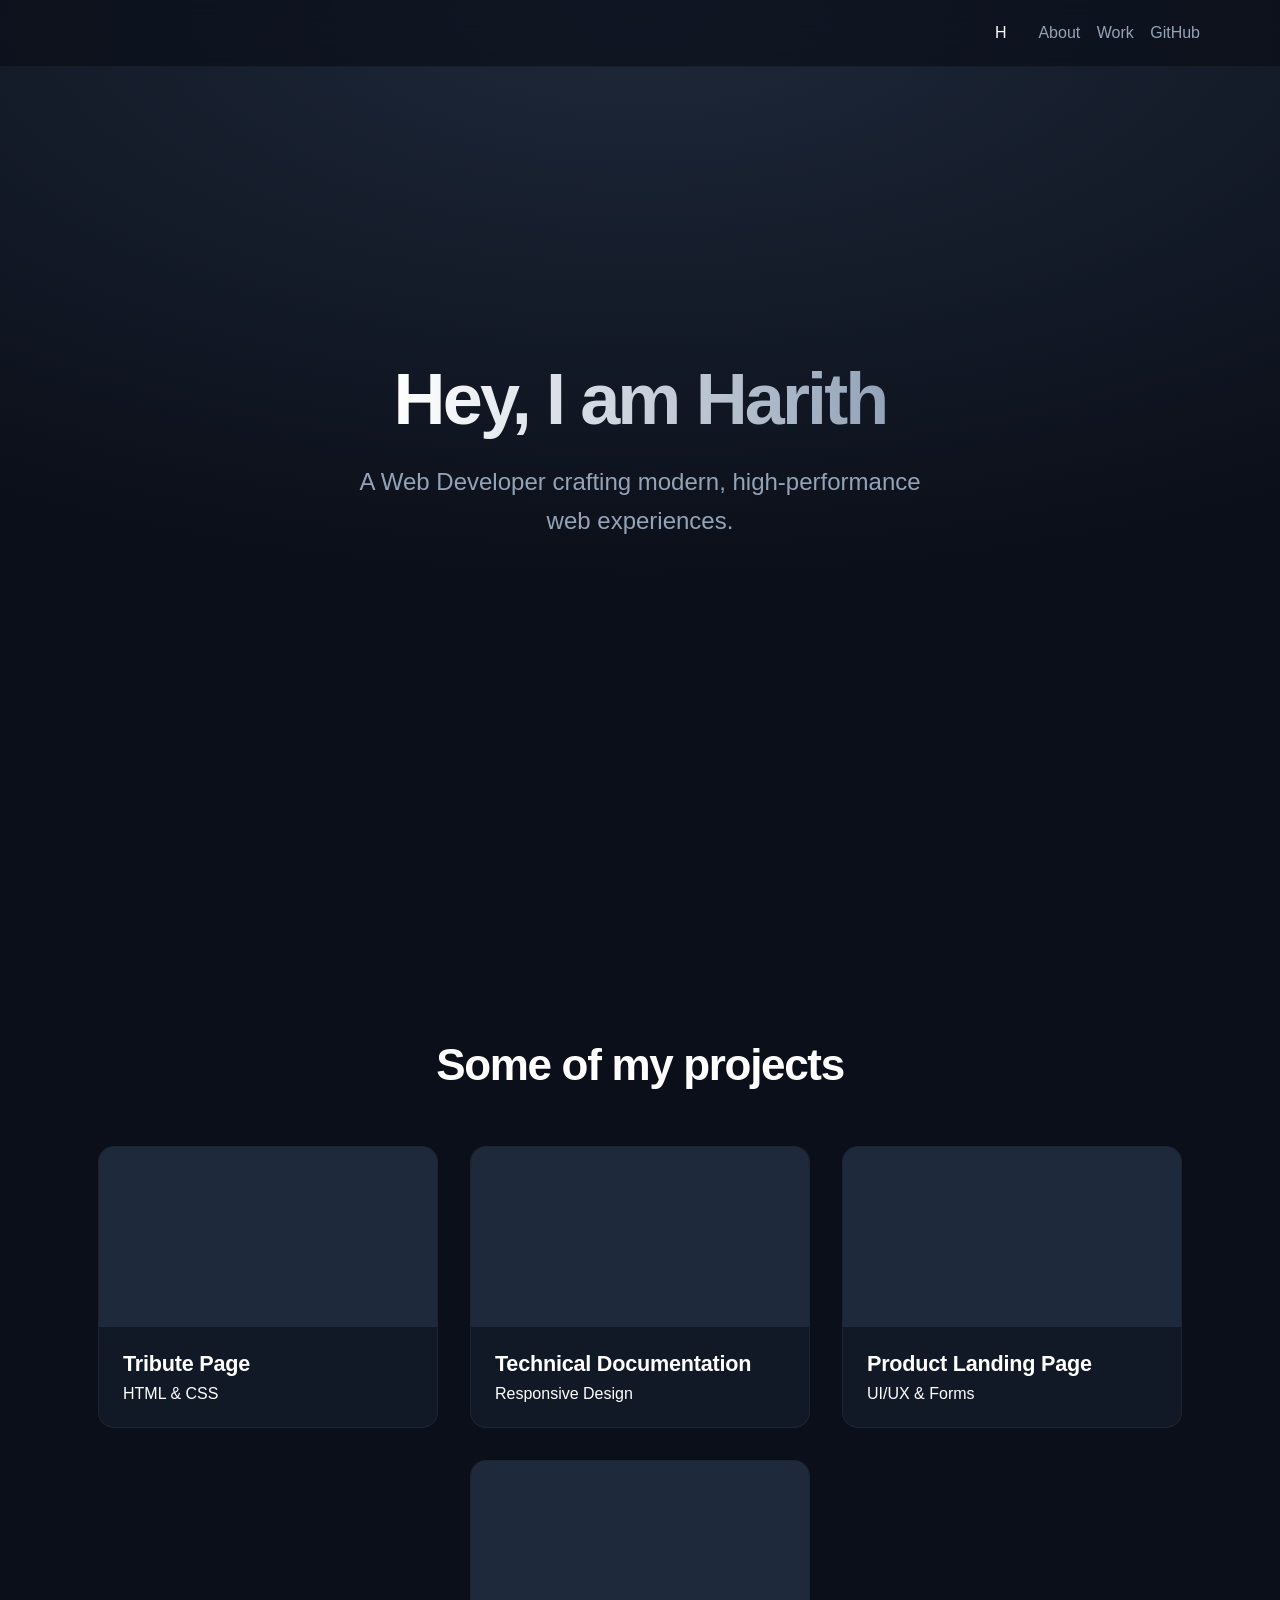
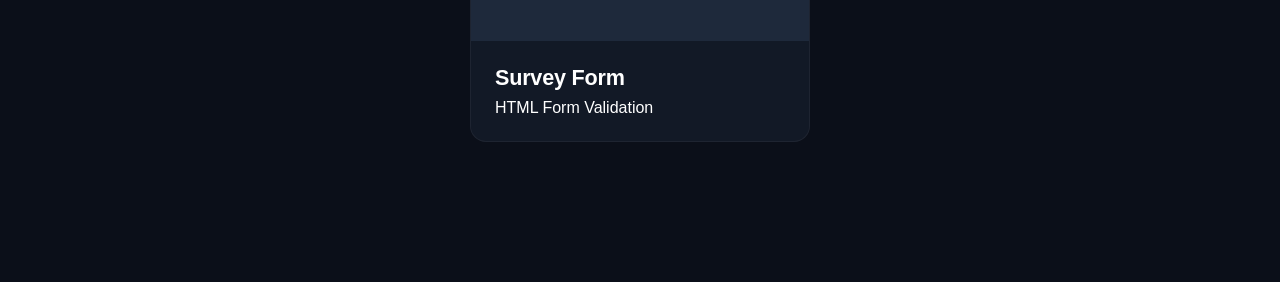
<file: 2024223676_Build_a_Personal_Portfolio_Webpage/index.html>
<!DOCTYPE html>
<html lang="en">
<head>
  <meta charset="UTF-8">
  <meta name="viewport" content="width=device-width, initial-scale=1.0">
  <title>Harith | Web Developer Portfolio</title>
  <link rel="stylesheet" href="styles.css">
</head>
<body>

  <nav id="navbar">
    <div class="nav-brand">H</div>
    <div class="nav-links">
      <a href="#welcome-section" class="word">About</a>
      <a href="#project-section" class="word">Work</a>
      <a id="profile-link" href="https://github.com" target="_blank" rel="noopener noreferrer">GitHub</a>
    </div>
  </nav>

  <main>
    <section id="welcome-section">
      <h1>Hey, I am <span class="highlight">Harith</span></h1>
      <p>A Web Developer crafting modern, high-performance web experiences.</p>
    </section>

    <section id="project-section">
      <h2>Some of my projects</h2>
      
      <div class="projects-grid">
        <a href="https://codepen.io" class="project-tile" target="_blank" rel="noopener noreferrer">
          <div class="project-preview thumbnail-tribute"></div>
          <div class="project-info">
            <p class="project-title">Tribute Page</p>
            <span class="project-tag">HTML & CSS</span>
          </div>
        </a>

        <a href="https://codepen.io" class="project-tile" target="_blank" rel="noopener noreferrer">
          <div class="project-preview thumbnail-doc"></div>
          <div class="project-info">
            <p class="project-title">Technical Documentation</p>
            <span class="project-tag">Responsive Design</span>
          </div>
        </a>

        <a href="https://codepen.io" class="project-tile" target="_blank" rel="noopener noreferrer">
          <div class="project-preview thumbnail-landing"></div>
          <div class="project-info">
            <p class="project-title">Product Landing Page</p>
            <span class="project-tag">UI/UX & Forms</span>
          </div>
        </a>

        <a href="https://codepen.io" class="project-tile" target="_blank" rel="noopener noreferrer">
          <div class="project-preview thumbnail-survey"></div>
          <div class="project-info">
            <p class="project-title">Survey Form</p>
            <span class="project-tag">HTML Form Validation</span>
          </div>
        </a>
      </div>
    </section>
  </main>

</body>
</html>
</file>
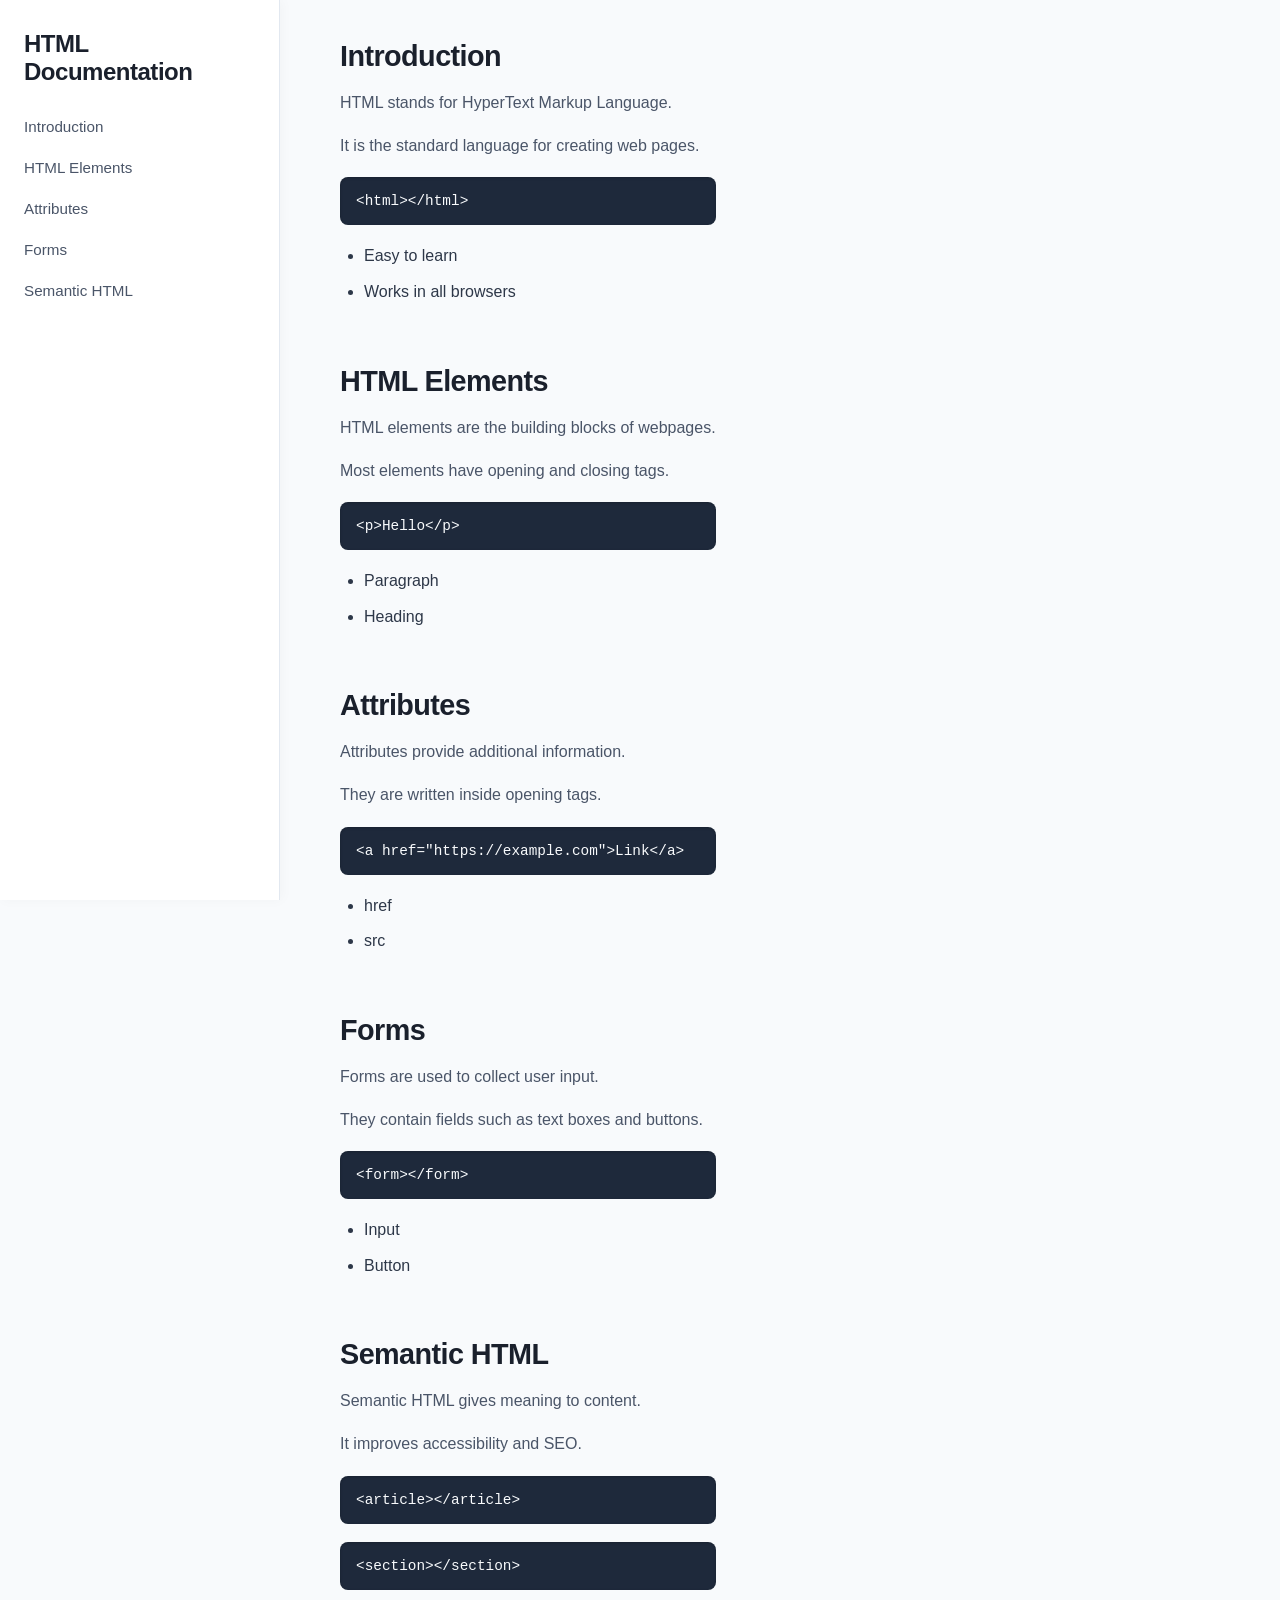
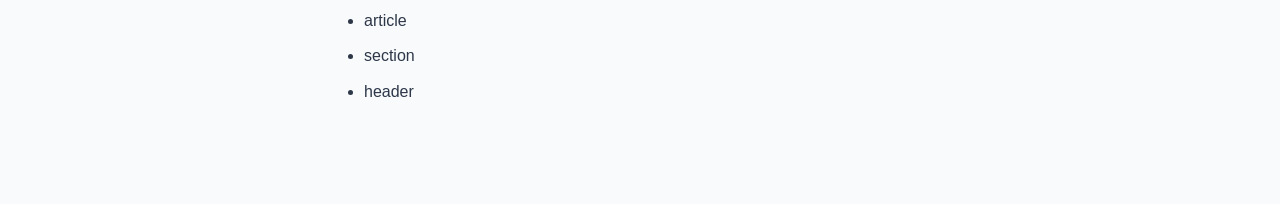
<file: 2024223676_Build_a_Technical_Documentation_Page/index.html>
<!DOCTYPE html>
<html lang="en">
<head>
  <meta charset="UTF-8">
  <meta name="viewport" content="width=device-width, initial-scale=1.0">
  <title>Technical Documentation</title>
  <link rel="stylesheet" href="styles.css">
</head>
<body>

  <nav id="navbar">
    <header>HTML Documentation</header>

    <a class="nav-link" href="#Introduction">Introduction</a>
    <a class="nav-link" href="#HTML_Elements">HTML Elements</a>
    <a class="nav-link" href="#Attributes">Attributes</a>
    <a class="nav-link" href="#Forms">Forms</a>
    <a class="nav-link" href="#Semantic_HTML">Semantic HTML</a>
  </nav>

  <main id="main-doc">

    <section class="main-section" id="Introduction">
      <header>Introduction</header>

      <p>HTML stands for HyperText Markup Language.</p>
      <p>It is the standard language for creating web pages.</p>

      <code>&lt;html&gt;&lt;/html&gt;</code>

      <ul>
        <li>Easy to learn</li>
        <li>Works in all browsers</li>
      </ul>
    </section>

    <section class="main-section" id="HTML_Elements">
      <header>HTML Elements</header>

      <p>HTML elements are the building blocks of webpages.</p>
      <p>Most elements have opening and closing tags.</p>

      <code>&lt;p&gt;Hello&lt;/p&gt;</code>

      <ul>
        <li>Paragraph</li>
        <li>Heading</li>
      </ul>
    </section>

    <section class="main-section" id="Attributes">
      <header>Attributes</header>

      <p>Attributes provide additional information.</p>
      <p>They are written inside opening tags.</p>

      <code>&lt;a href="https://example.com"&gt;Link&lt;/a&gt;</code>

      <ul>
        <li>href</li>
        <li>src</li>
      </ul>
    </section>

    <section class="main-section" id="Forms">
      <header>Forms</header>

      <p>Forms are used to collect user input.</p>
      <p>They contain fields such as text boxes and buttons.</p>

      <code>&lt;form&gt;&lt;/form&gt;</code>

      <ul>
        <li>Input</li>
        <li>Button</li>
      </ul>
    </section>

    <section class="main-section" id="Semantic_HTML">
      <header>Semantic HTML</header>

      <p>Semantic HTML gives meaning to content.</p>
      <p>It improves accessibility and SEO.</p>

      <code>&lt;article&gt;&lt;/article&gt;</code>

      <code>&lt;section&gt;&lt;/section&gt;</code>

      <ul>
        <li>article</li>
        <li>section</li>
        <li>header</li>
      </ul>
    </section>

  </main>

</body>
</html>
</file>
<file: 2024223676_Build_a_Personal_Portfolio_Webpage/styles.css>
* {
  margin: 0;
  padding: 0;
  box-sizing: border-box;
}

html {
  scroll-behavior: smooth;
}

body {
  font-family: -apple-system, BlinkMacSystemFont, "Segoe UI", Roboto, Helvetica, Arial, sans-serif;
  color: #f8fafc;
  background: #0b0f19;
  -webkit-font-smoothing: antialiased;
  -moz-osx-font-smoothing: grayscale;
  overflow-x: hidden;
}

#navbar {
  position: fixed;
  top: 0;
  width: 100%;
  background: rgba(11, 15, 25, 0.7);
  backdrop-filter: blur(20px);
  -webkit-backdrop-filter: blur(20px);
  display: flex;
  justify-content: flex-end;
  align-items: center;
  gap: 32px;
  padding: 24px 80px;
  z-index: 1000;
  border-bottom: 1px solid rgba(255, 255, 255, 0.04);
}

#navbar a {
  text-decoration: none;
  color: #94a3b8;
  font-size: 1rem;
  font-weight: 500;
  transition: color 0.2s ease;
}

#navbar a:hover {
  color: #38bdf8;
}

#welcome-section {
  height: 100vh;
  display: flex;
  flex-direction: column;
  justify-content: center;
  align-items: center;
  text-align: center;
  padding: 0 24px;
  background: radial-gradient(120% 80% at 50% 0%, #1e293b 0%, #0b0f19 80%);
}

#welcome-section h1 {
  font-size: 4.5rem;
  font-weight: 800;
  letter-spacing: -0.04em;
  line-height: 1.1;
  margin-bottom: 24px;
  background: linear-gradient(to right, #ffffff, #94a3b8);
  -webkit-background-clip: text;
  -webkit-text-fill-color: transparent;
  max-width: 800px;
}

#welcome-section p {
  font-size: 1.5rem;
  color: #94a3b8;
  max-width: 600px;
  line-height: 1.6;
}

#project-section {
  padding: 140px 40px;
  background: #0b0f19;
  max-width: 1280px;
  margin: 0 auto;
}

#project-section h2 {
  text-align: center;
  font-size: 2.75rem;
  font-weight: 800;
  letter-spacing: -0.03em;
  margin-bottom: 56px;
  color: #ffffff;
}

.projects-grid {
  display: flex;
  flex-direction: row;
  flex-wrap: wrap;
  justify-content: center;
  align-items: stretch;
  gap: 32px;
  width: 100%;
}

.project-tile {
  width: 340px;
  text-decoration: none;
  color: #ffffff;
  background: rgba(30, 41, 59, 0.4);
  border: 1px solid rgba(255, 255, 255, 0.05);
  border-radius: 16px;
  overflow: hidden;
  display: flex;
  flex-direction: column;
  transition: transform 0.3s cubic-bezier(0.16, 1, 0.3, 1), 
              background-color 0.3s ease, 
              border-color 0.3s ease, 
              box-shadow 0.3s ease;
}

.project-tile:hover {
  transform: translateY(-6px);
  background: rgba(30, 41, 59, 0.6);
  border-color: rgba(56, 189, 248, 0.4);
  box-shadow: 0 20px 40px -15px rgba(0, 0, 0, 0.5);
}

.project-preview {
  height: 180px;
  width: 100%;
  background-color: #1e293b;
}

.project-info {
  padding: 24px;
  display: flex;
  flex-direction: column;
  gap: 8px;
}

.project-title {
  font-size: 1.35rem;
  font-weight: 600;
  letter-spacing: -0.01em;
}

.project-tile:hover .project-title {
  color: #38bdf8;
}

#profile-link {
  color: #38bdf8;
  font-weight: 600;
  text-decoration: none;
}

#profile-link:hover {
  color: #7dd3fc;
}

@media (max-width: 768px) {
  #navbar {
    justify-content: center;
    gap: 24px;
    padding: 16px 24px;
  }

  #welcome-section h1 {
    font-size: 2.75rem;
  }

  #project-section {
    padding: 80px 20px;
  }

  .projects-grid {
    flex-direction: column;
    align-items: center;
  }

  .project-tile {
    width: 100%;
    max-width: 400px;
  }
}

.nav-links {
  word-spacing: 12px;
}
</file>
<file: 2024223676_Build_a_Technical_Documentation_Page/styles.css>
* {
  box-sizing: border-box;
}

body {
  margin: 0;
  font-family: -apple-system, BlinkMacSystemFont, "Segoe UI", Roboto, Helvetica, Arial, sans-serif;
  display: flex;
  color: #2d3748;
  background-color: #f8fafc;
}

#navbar {
  position: fixed;
  left: 0;
  top: 0;
  width: 280px;
  height: 100vh;
  background-color: #ffffff;
  border-right: 1px solid #e2e8f0;
  overflow-y: auto;
  box-shadow: 2px 0 12px rgba(0, 0, 0, 0.03);
}

#navbar header {
  font-size: 1.5rem;
  padding: 30px 24px 20px 24px;
  font-weight: 700;
  color: #1a202c;
  letter-spacing: -0.02em;
}

.nav-link {
  display: block;
  padding: 12px 24px;
  text-decoration: none;
  color: #4a5568;
  font-size: 0.95rem;
  font-weight: 500;
  transition: all 0.2s ease;
}

.nav-link:hover {
  background-color: #f1f5f9;
  color: #2563eb;
  padding-left: 28px; 
}

#main-doc {
  margin-left: 280px;
  padding: 40px 60px;
  max-width: 1000px; /* Prevents text lines from getting too wide to read */
}

.main-section {
  margin-bottom: 60px;
}

.main-section header {
  font-size: 1.8rem;
  font-weight: 700;
  color: #1a202c;
  margin-bottom: 16px;
  letter-spacing: -0.02em;
}

p {
  line-height: 1.7;
  color: #4a5568;
  margin-bottom: 16px;
}

code {
  display: block;
  font-family: "SFMono-Regular", Consolas, "Liberation Mono", Menlo, monospace;
  font-size: 0.9rem;
  background-color: #1e293b;
  color: #f8fafc;
  padding: 16px;
  margin: 18px 0;
  border-radius: 8px;
  overflow-x: auto;
  box-shadow: inset 0 1px 3px rgba(0,0,0,0.2);
}

ul, ol {
  padding-left: 24px;
  margin-bottom: 20px;
}

li {
  margin-bottom: 10px;
  line-height: 1.6;
}

@media (max-width: 768px) {
  body {
    flex-direction: column;
  }

  #navbar {
    position: relative;
    width: 100%;
    height: auto;
    max-height: 40vh;
    border-right: none;
    border-bottom: 1px solid #e2e8f0;
    box-shadow: 0 2px 12px rgba(0, 0, 0, 0.03);
  }

  #navbar header {
    padding: 20px;
    font-size: 1.3rem;
  }

  .nav-link {
    padding: 12px 20px;
  }
  
  .nav-link:hover {
    padding-left: 24px;
  }

  #main-doc {
    margin-left: 0;
    padding: 30px 20px;
  }
}
</file>
